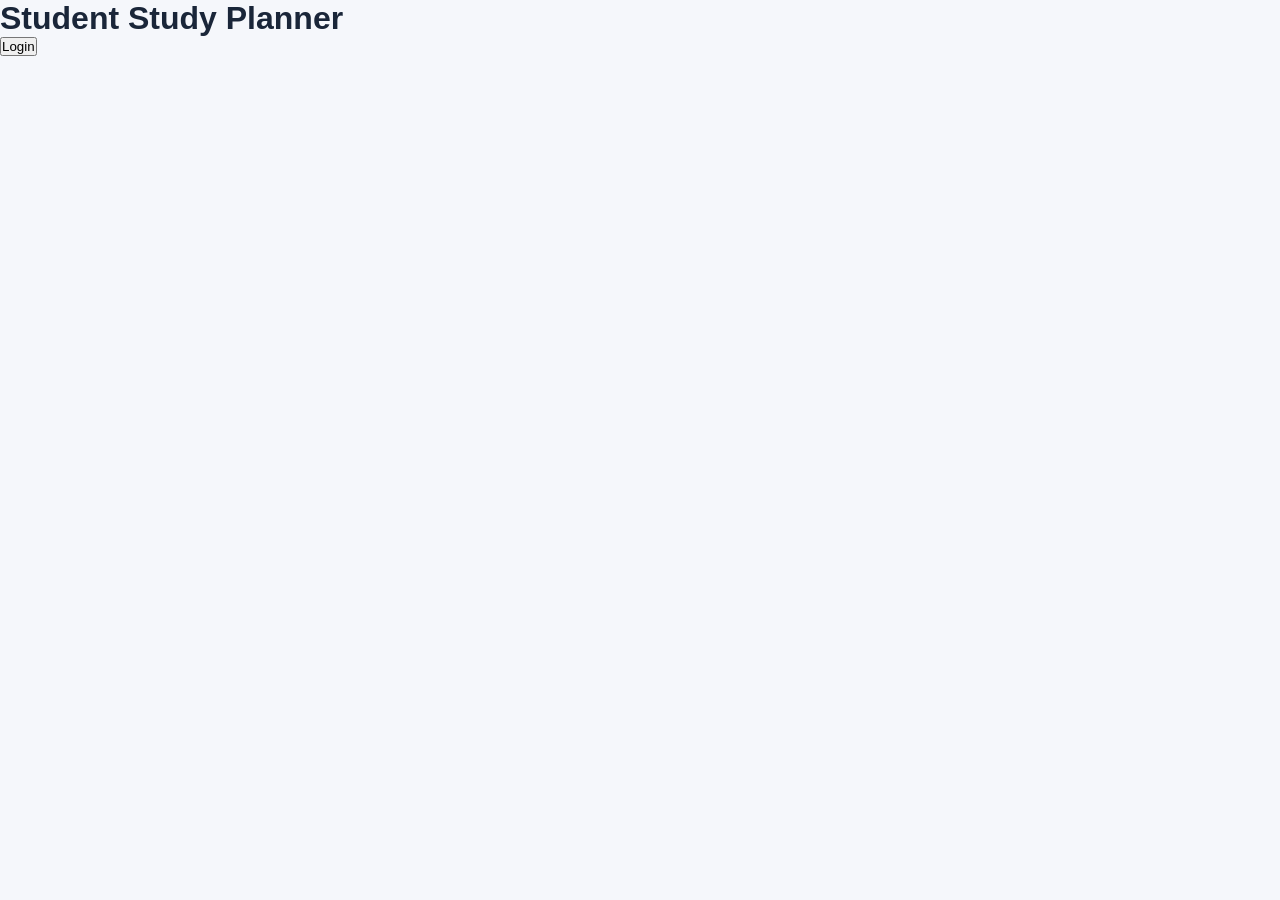
<file: frontend/index.html>
<!DOCTYPE html>
<html>
<head>
<title>Student Planner</title>
<link rel="stylesheet" href="style.css">
</head>

<body>

<h1>Student Study Planner</h1>

<div class="container">

<a href="login.html">
<button>Login</button>
</a>

</div>

</body>
</html>
</file>
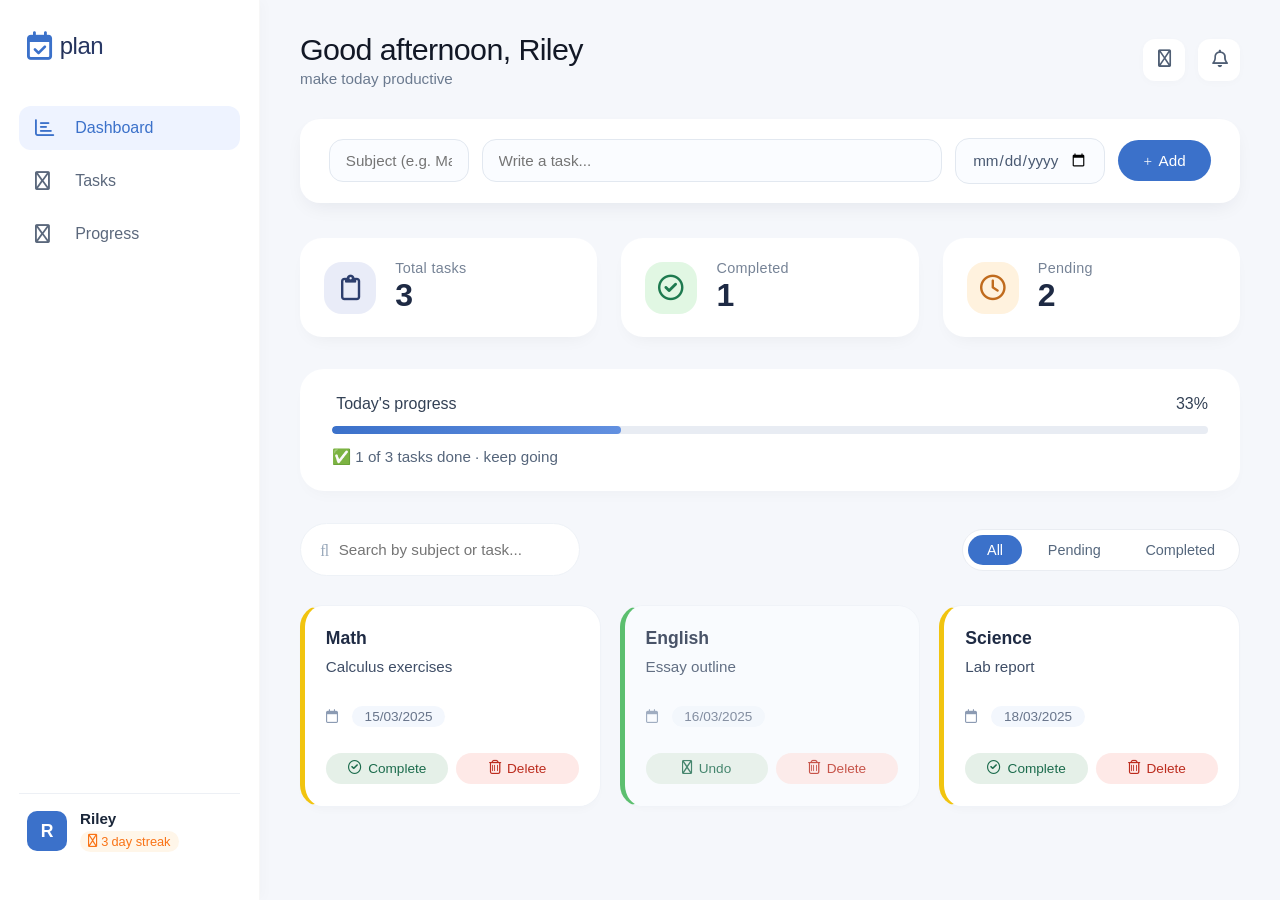
<file: frontend/dashboard.html>
<!DOCTYPE html>
<html lang="en">
<head>
    <meta charset="UTF-8">
    <meta name="viewport" content="width=device-width, initial-scale=1.0">
    <title>SmartPlanner · Minimal Task Manager</title>
    <link rel="stylesheet" href="style.css">
    <!-- Font Awesome for clean icons -->
    <link rel="stylesheet" href="https://cdnjs.cloudflare.com/ajax/libs/font-awesome/6.0.0/css/all.min.css">
</head>
<body>
    <div class="app-wrapper">
        <!-- sidebar navigation -->
        <aside class="sidebar">
            <div class="logo-area">
                <i class="fa-regular fa-calendar-check"></i>
                <span>plan</span>
            </div>
            
            <nav class="sidebar-nav">
                <a href="#" class="active"><i class="fa-regular fa-chart-bar"></i>Dashboard</a>
                <a href="#"><i class="fa-regular fa-list-check"></i>Tasks</a>
                <a href="#"><i class="fa-regular fa-chart-line"></i>Progress</a>
            </nav>

            <div class="user-section">
                <div class="user-avatar">
                    <span id="userInitial">U</span>
                </div>
                <div class="user-info">
                    <span id="displayName">Loading...</span>
                    <span class="streak-badge"><i class="fa-regular fa-fire"></i> <span id="streakCount">0</span> day streak</span>
                </div>
            </div>
        </aside>

        <!-- main content -->
        <main class="main-content">
            <!-- top bar with dynamic greeting -->
            <div class="top-bar">
                <div class="greeting">
                    <h1>Good <span id="greetingTime">afternoon</span>, <span id="greetingName">User</span></h1>
                    <p id="focusMessage">Here's your task overview</p>
                </div>
                <div class="top-actions">
                    <button class="icon-btn" id="refreshBtn"><i class="fa-regular fa-rotate-right"></i></button>
                    <button class="icon-btn"><i class="fa-regular fa-bell"></i></button>
                </div>
            </div>

            <!-- quick add task – compact, elegant -->
            <div class="quick-add">
                <div class="input-group">
                    <input type="text" id="taskSubject" placeholder="Subject (e.g. Math)" class="input-subject">
                    <input type="text" id="taskDescription" placeholder="Write a task..." class="input-task">
                    <input type="date" id="taskDeadline" class="input-date" value="">
                    <button id="addTaskBtn" class="primary-btn"><i class="fa-regular fa-plus"></i> Add</button>
                </div>
            </div>

            <!-- stats cards – minimal, clean -->
            <div class="stats-grid">
                <div class="stat-card">
                    <div class="stat-icon total"><i class="fa-regular fa-clipboard"></i></div>
                    <div class="stat-details">
                        <span class="stat-label">Total tasks</span>
                        <span class="stat-number" id="totalTasks">0</span>
                    </div>
                </div>
                <div class="stat-card">
                    <div class="stat-icon completed"><i class="fa-regular fa-circle-check"></i></div>
                    <div class="stat-details">
                        <span class="stat-label">Completed</span>
                        <span class="stat-number" id="completedTasks">0</span>
                    </div>
                </div>
                <div class="stat-card">
                    <div class="stat-icon pending"><i class="fa-regular fa-clock"></i></div>
                    <div class="stat-details">
                        <span class="stat-label">Pending</span>
                        <span class="stat-number" id="pendingTasks">0</span>
                    </div>
                </div>
            </div>

            <!-- progress bar – subtle -->
            <div class="progress-section">
                <div class="progress-header">
                    <span><i class="fa-regular fa-chart-simple"></i> Today's progress</span>
                    <span id="progressPercent">0%</span>
                </div>
                <div class="progress-track">
                    <div class="progress-fill" id="progressFill" style="width: 0%;"></div>
                </div>
                <p class="progress-message" id="progressMessage">Add tasks to get started ✨</p>
            </div>

            <!-- search and filter bar -->
            <div class="search-section">
                <div class="search-wrapper">
                    <i class="fa-regular fa-magnifying-glass"></i>
                    <input type="text" id="searchInput" placeholder="Search by subject or task...">
                </div>
                <div class="filter-tabs">
                    <button class="filter-btn active" data-filter="all">All</button>
                    <button class="filter-btn" data-filter="pending">Pending</button>
                    <button class="filter-btn" data-filter="completed">Completed</button>
                </div>
            </div>

            <!-- task grid -->
            <div id="tasksContainer" class="tasks-grid">
                <!-- dynamically loaded -->
            </div>
        </main>
    </div>

    <script src="script.js"></script>
</body>
</html>
</file>
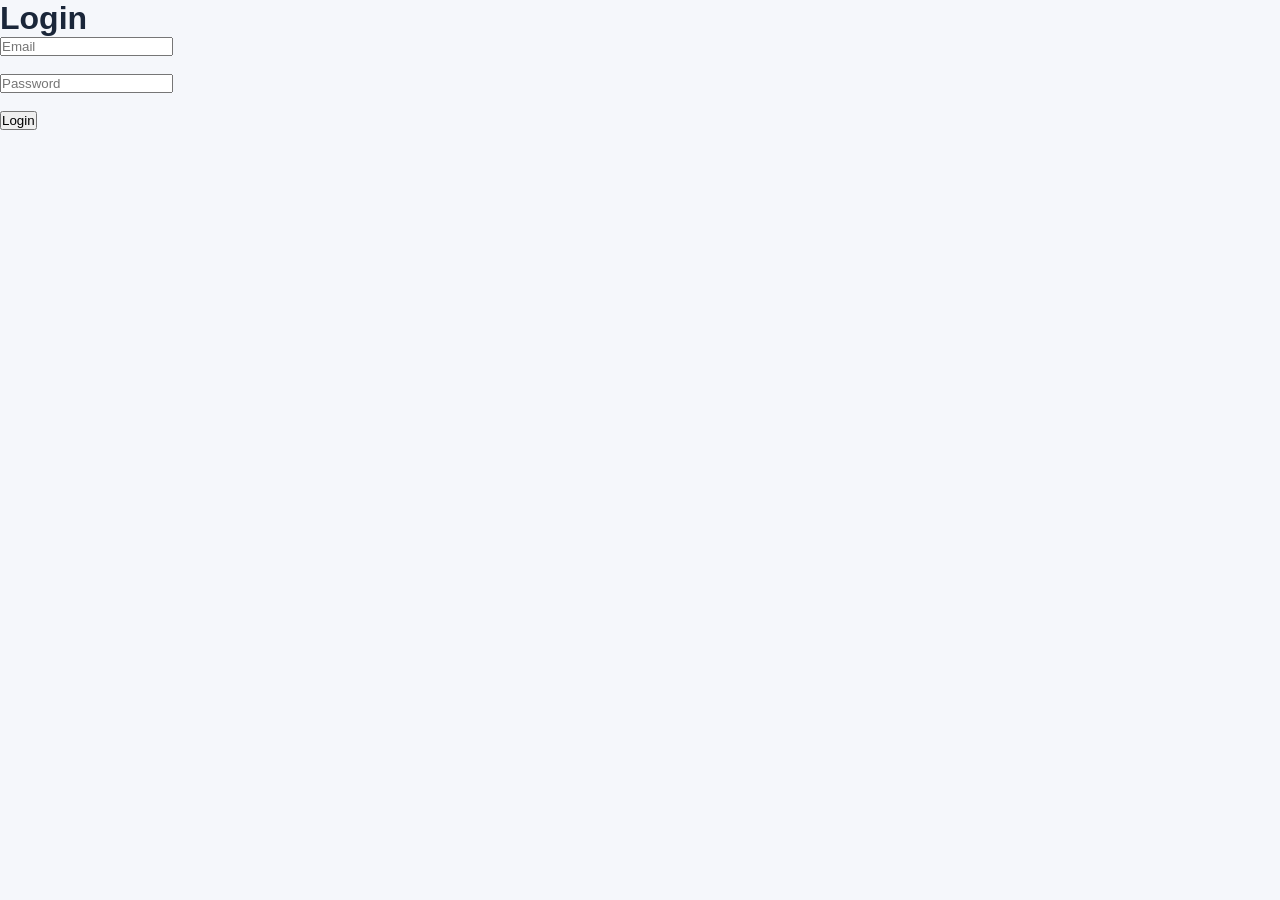
<file: frontend/login.html>
<!DOCTYPE html>
<html>

<head>
<title>Login</title>
<link rel="stylesheet" href="style.css">
</head>

<body>

<h1>Login</h1>

<div class="container">

<input type="text" placeholder="Email"><br><br>

<input type="password" placeholder="Password"><br><br>

<button>Login</button>

</div>

</body>
</html>
</file>
<file: frontend/style.css>
* {
    margin: 0;
    padding: 0;
    box-sizing: border-box;
    font-family: 'Inter', -apple-system, BlinkMacSystemFont, 'Segoe UI', sans-serif;
}

body {
    background: #f5f7fb;
    color: #1a2639;
}

.app-wrapper {
    display: flex;
    min-height: 100vh;
}

/* ---------- SIDEBAR ---------- */
.sidebar {
    width: 260px;
    background: white;
    padding: 2rem 1.2rem;
    display: flex;
    flex-direction: column;
    border-right: 1px solid rgba(0, 0, 0, 0.03);
    box-shadow: 4px 0 12px rgba(0, 0, 0, 0.02);
}

.logo-area {
    display: flex;
    align-items: center;
    gap: 0.5rem;
    font-size: 1.5rem;
    font-weight: 500;
    letter-spacing: -0.02em;
    margin-bottom: 2.8rem;
    padding-left: 0.5rem;
}

.logo-area i {
    color: #3b71ca;
    font-size: 1.8rem;
}

.logo-area span {
    background: linear-gradient(135deg, #1e2b4f, #2d3e6e);
    -webkit-background-clip: text;
    -webkit-text-fill-color: transparent;
}

.sidebar-nav {
    display: flex;
    flex-direction: column;
    gap: 0.5rem;
    flex: 1;
}

.sidebar-nav a {
    display: flex;
    align-items: center;
    gap: 0.9rem;
    padding: 0.8rem 1rem;
    text-decoration: none;
    color: #5b687c;
    border-radius: 12px;
    transition: all 0.2s;
    font-weight: 450;
}

.sidebar-nav a i {
    font-size: 1.2rem;
    width: 1.6rem;
}

.sidebar-nav a.active {
    background: #eef3ff;
    color: #3b71ca;
}

.sidebar-nav a:not(.active):hover {
    background: #f8faff;
    color: #2e405b;
}

.user-section {
    display: flex;
    align-items: center;
    gap: 0.8rem;
    padding: 1rem 0.5rem;
    border-top: 1px solid #edf0f5;
    margin-top: 1rem;
}

.user-avatar {
    width: 40px;
    height: 40px;
    background: #3b71ca;
    border-radius: 10px;
    display: flex;
    align-items: center;
    justify-content: center;
    color: white;
    font-weight: 600;
    font-size: 1.1rem;
}

.user-info {
    display: flex;
    flex-direction: column;
}

#displayName {
    font-weight: 600;
    font-size: 0.95rem;
}

.streak-badge {
    font-size: 0.8rem;
    color: #f97316;
    background: #fff6e9;
    padding: 0.2rem 0.5rem;
    border-radius: 30px;
    display: inline-flex;
    align-items: center;
    gap: 0.2rem;
    width: fit-content;
    margin-top: 0.2rem;
}

/* ---------- MAIN CONTENT ---------- */
.main-content {
    flex: 1;
    padding: 2rem 2.5rem;
    overflow-y: auto;
}

.top-bar {
    display: flex;
    justify-content: space-between;
    align-items: center;
    margin-bottom: 2rem;
}

.greeting h1 {
    font-size: 1.9rem;
    font-weight: 500;
    color: #121826;
    letter-spacing: -0.02em;
}

.greeting p {
    color: #6b7a8f;
    font-size: 0.95rem;
    margin-top: 0.2rem;
}

.top-actions {
    display: flex;
    gap: 0.8rem;
}

.icon-btn {
    background: white;
    border: none;
    width: 42px;
    height: 42px;
    border-radius: 12px;
    color: #4f5e74;
    font-size: 1.1rem;
    cursor: pointer;
    box-shadow: 0 2px 8px rgba(0,0,0,0.02);
    transition: 0.15s;
}

.icon-btn:hover {
    background: #f0f4fe;
    color: #3b71ca;
}

/* quick add */
.quick-add {
    background: white;
    padding: 1.2rem 1.8rem;
    border-radius: 20px;
    margin-bottom: 2.2rem;
    box-shadow: 0 8px 20px -6px rgba(0, 20, 50, 0.08);
}

.input-group {
    display: flex;
    gap: 0.8rem;
    flex-wrap: wrap;
    align-items: center;
}

.input-group input {
    border: 1px solid #e2e8f0;
    background: #fafcff;
    padding: 0.75rem 1rem;
    border-radius: 14px;
    font-size: 0.95rem;
    transition: 0.15s;
}

.input-group input:focus {
    outline: none;
    border-color: #3b71ca;
    background: white;
    box-shadow: 0 0 0 3px rgba(59, 113, 202, 0.1);
}

.input-subject {
    width: 140px;
}

.input-task {
    flex: 2;
    min-width: 200px;
}

.input-date {
    width: 150px;
    color: #4a5a72;
}

.primary-btn {
    background: #3b71ca;
    border: none;
    color: white;
    font-weight: 500;
    padding: 0.75rem 1.6rem;
    border-radius: 40px;
    font-size: 0.95rem;
    display: flex;
    align-items: center;
    gap: 0.4rem;
    cursor: pointer;
    transition: 0.15s;
    white-space: nowrap;
}

.primary-btn:hover {
    background: #2c5ab1;
    transform: translateY(-1px);
}

/* stats */
.stats-grid {
    display: grid;
    grid-template-columns: repeat(3, 1fr);
    gap: 1.5rem;
    margin-bottom: 2rem;
}

.stat-card {
    background: white;
    padding: 1.4rem 1.5rem;
    border-radius: 22px;
    display: flex;
    align-items: center;
    gap: 1.2rem;
    box-shadow: 0 8px 18px -8px rgba(0,20,40,0.06);
    transition: 0.2s;
}

.stat-card:hover {
    transform: translateY(-2px);
    box-shadow: 0 15px 25px -10px rgba(0,40,80,0.15);
}

.stat-icon {
    width: 52px;
    height: 52px;
    border-radius: 18px;
    display: flex;
    align-items: center;
    justify-content: center;
    font-size: 1.6rem;
}

.stat-icon.total {
    background: #e9ecf8;
    color: #2d3f6e;
}

.stat-icon.completed {
    background: #e1f7e3;
    color: #1d7a4f;
}

.stat-icon.pending {
    background: #fff2de;
    color: #c06b1d;
}

.stat-details {
    display: flex;
    flex-direction: column;
}

.stat-label {
    color: #768396;
    font-size: 0.9rem;
    letter-spacing: 0.3px;
}

.stat-number {
    font-size: 2rem;
    font-weight: 600;
    color: #1e2a44;
    line-height: 1.2;
}

/* progress */
.progress-section {
    background: white;
    border-radius: 24px;
    padding: 1.6rem 2rem;
    margin-bottom: 2rem;
    box-shadow: 0 8px 18px -8px rgba(0,0,0,0.04);
}

.progress-header {
    display: flex;
    justify-content: space-between;
    color: #334155;
    font-weight: 500;
    margin-bottom: 0.8rem;
}

.progress-track {
    height: 8px;
    background: #e8ecf3;
    border-radius: 20px;
    overflow: hidden;
}

.progress-fill {
    height: 100%;
    background: linear-gradient(90deg, #3b71ca, #6290e0);
    border-radius: 20px;
    transition: width 0.3s ease;
}

.progress-message {
    margin-top: 0.9rem;
    font-size: 0.95rem;
    color: #55657b;
}

/* search */
.search-section {
    display: flex;
    justify-content: space-between;
    align-items: center;
    margin: 1.5rem 0 1.8rem;
}

.search-wrapper {
    background: white;
    border-radius: 40px;
    padding: 0.3rem 1.2rem;
    display: flex;
    align-items: center;
    gap: 0.6rem;
    border: 1px solid #eef2f7;
    width: 280px;
}

.search-wrapper i {
    color: #9aa9bb;
}

.search-wrapper input {
    border: none;
    padding: 0.75rem 0;
    width: 100%;
    background: transparent;
    font-size: 0.95rem;
}

.search-wrapper input:focus {
    outline: none;
}

.filter-tabs {
    display: flex;
    gap: 0.4rem;
    background: white;
    padding: 0.3rem;
    border-radius: 40px;
    border: 1px solid #eaedf2;
}

.filter-btn {
    background: transparent;
    border: none;
    padding: 0.45rem 1.2rem;
    border-radius: 30px;
    font-size: 0.9rem;
    font-weight: 500;
    color: #55677d;
    cursor: pointer;
    transition: 0.1s;
}

.filter-btn.active {
    background: #3b71ca;
    color: white;
}

/* task grid */
.tasks-grid {
    display: grid;
    grid-template-columns: repeat(auto-fill, minmax(280px, 1fr));
    gap: 1.2rem;
}

.task-card {
    background: white;
    border-radius: 22px;
    padding: 1.4rem 1.3rem;
    border: 1px solid #f0f3f8;
    box-shadow: 0 6px 12px -6px rgba(0,20,40,0.04);
    transition: 0.15s;
    display: flex;
    flex-direction: column;
}

.task-card:hover {
    border-color: #d9e2f0;
    box-shadow: 0 12px 22px -10px rgba(20,60,120,0.2);
}

.task-subject {
    font-weight: 600;
    font-size: 1.1rem;
    color: #1f2b44;
    margin-bottom: 0.4rem;
}

.task-description {
    color: #3f4e67;
    font-size: 0.95rem;
    line-height: 1.4;
    margin-bottom: 1rem;
}

.task-meta {
    display: flex;
    align-items: center;
    gap: 0.5rem;
    font-size: 0.85rem;
    color: #68758b;
    margin: 0.8rem 0;
}

.task-meta i {
    color: #8c9bb3;
    width: 18px;
}

.task-deadline {
    background: #f3f7fd;
    padding: 0.2rem 0.8rem;
    border-radius: 40px;
}

.task-actions {
    display: flex;
    gap: 0.5rem;
    margin-top: 0.8rem;
}

.task-actions button {
    border: none;
    background: #f2f6fd;
    border-radius: 30px;
    padding: 0.5rem 1rem;
    font-size: 0.85rem;
    display: flex;
    align-items: center;
    gap: 0.4rem;
    cursor: pointer;
    color: #2e405b;
    transition: 0.1s;
    flex: 1;
    justify-content: center;
}

.task-actions .complete-btn {
    background: #e5f0e8;
    color: #1b6b4c;
}

.task-actions .delete-btn {
    background: #fee9e7;
    color: #bc2c1e;
}

.task-actions button:hover {
    filter: brightness(0.94);
}

.task-card.completed {
    opacity: 0.8;
    background: #fafdff;
    border-left: 5px solid #37b24d;
}

.task-card.pending {
    border-left: 5px solid #f1c40f;
}

/* empty state */
.empty-state {
    grid-column: 1 / -1;
    text-align: center;
    padding: 3rem;
    color: #94a3b8;
}

/* responsiveness */
@media (max-width: 720px) {
    .sidebar {
        display: none;
    }
    .input-group {
        flex-direction: column;
        align-items: stretch;
    }
    .input-group input, .primary-btn {
        width: 100%;
    }
}
</file>
